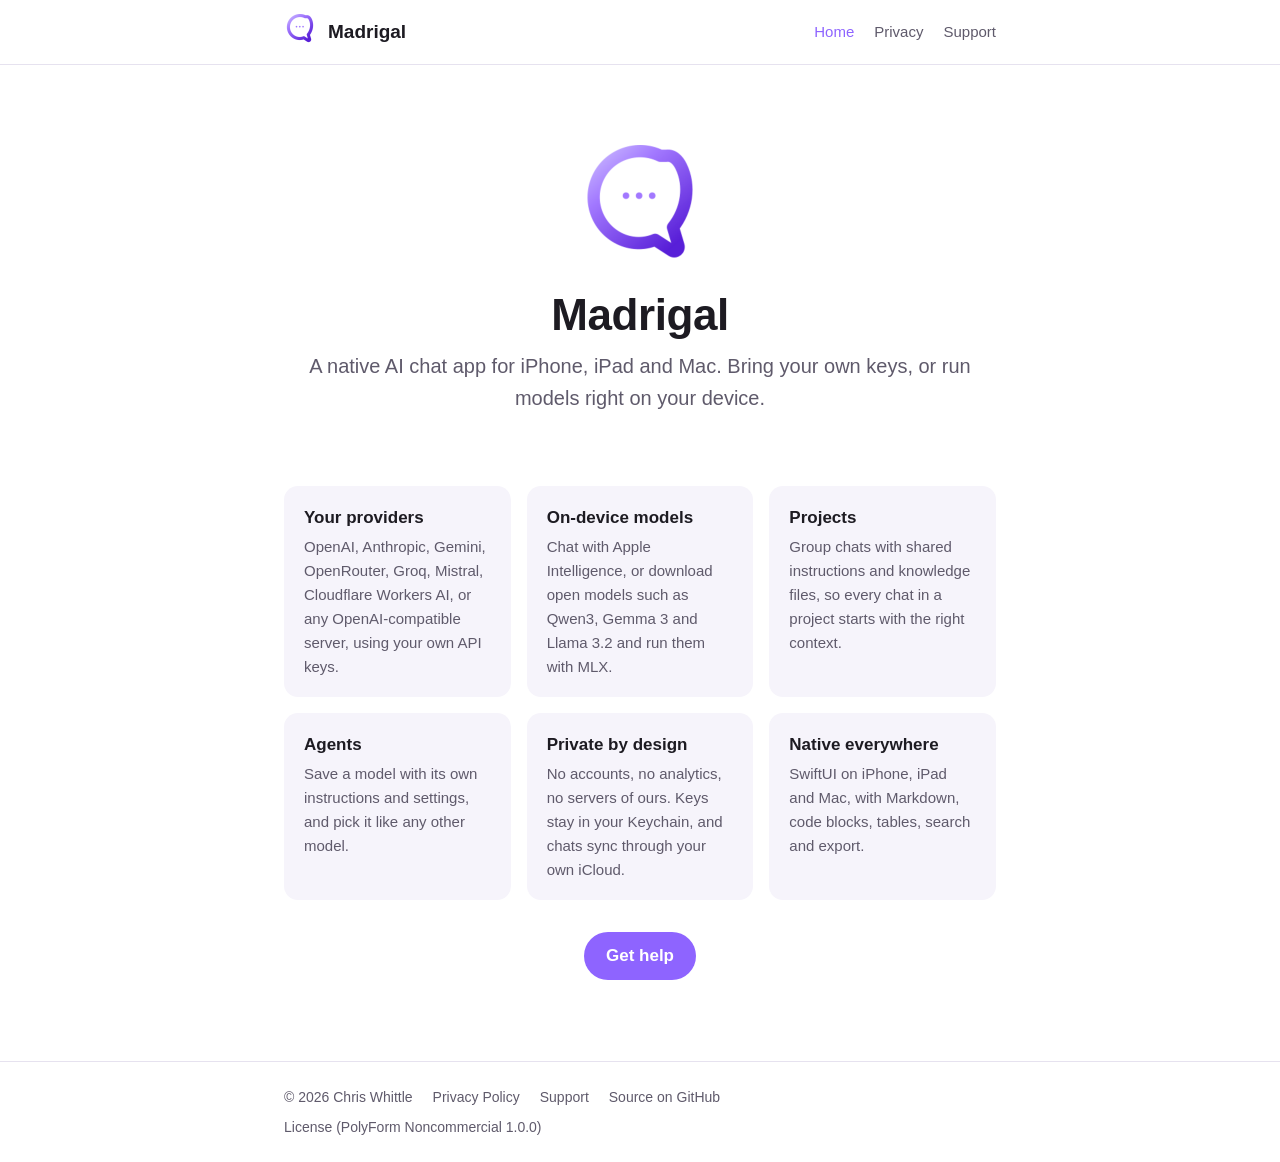
<file: index.html>
<!doctype html>
<html lang="en">
<head>
  <meta charset="utf-8">
  <meta name="viewport" content="width=device-width, initial-scale=1">
  <title>Madrigal – AI Chat for iPhone, iPad and Mac</title>
  <meta name="description" content="A native AI chat app for iPhone, iPad and Mac. Bring your own keys, or run models on your device.">
  <link rel="icon" type="image/png" href="assets/favicon.png">
  <link rel="stylesheet" href="assets/style.css">
</head>
<body>
  <header class="site">
    <div class="wrap">
      <a href="index.html"><img src="assets/mark.png" alt=""></a>
      <a class="name" href="index.html">Madrigal</a>
      <nav>
        <a href="index.html" aria-current="page">Home</a>
        <a href="privacy.html">Privacy</a>
        <a href="support.html">Support</a>
      </nav>
    </div>
  </header>
  <main>
    <div class="wrap">
      <section class="hero">
        <img src="assets/mark.png" alt="Madrigal app icon">
        <h1>Madrigal</h1>
        <p class="lede">A native AI chat app for iPhone, iPad and Mac. Bring your own keys, or run models right on your device.</p>
      </section>

      <div class="cards">
        <div class="card">
          <h3>Your providers</h3>
          <p>OpenAI, Anthropic, Gemini, OpenRouter, Groq, Mistral, Cloudflare Workers AI, or any OpenAI-compatible server, using your own API keys.</p>
        </div>
        <div class="card">
          <h3>On-device models</h3>
          <p>Chat with Apple Intelligence, or download open models such as Qwen3, Gemma 3 and Llama 3.2 and run them with MLX.</p>
        </div>
        <div class="card">
          <h3>Projects</h3>
          <p>Group chats with shared instructions and knowledge files, so every chat in a project starts with the right context.</p>
        </div>
        <div class="card">
          <h3>Agents</h3>
          <p>Save a model with its own instructions and settings, and pick it like any other model.</p>
        </div>
        <div class="card">
          <h3>Private by design</h3>
          <p>No accounts, no analytics, no servers of ours. Keys stay in your Keychain, and chats sync through your own iCloud.</p>
        </div>
        <div class="card">
          <h3>Native everywhere</h3>
          <p>SwiftUI on iPhone, iPad and Mac, with Markdown, code blocks, tables, search and export.</p>
        </div>
      </div>

      <p style="text-align:center"><a class="button" href="support.html">Get help</a></p>
    </div>
  </main>
  <footer class="site">
    <div class="wrap">
      <span>&copy; 2026 Chris Whittle</span>
      <a href="privacy.html">Privacy Policy</a>
      <a href="support.html">Support</a>
      <a href="https://github.com/cwhittl/madrigal">Source on GitHub</a>
      <a href="https://github.com/cwhittl/madrigal/blob/main/LICENSE">License (PolyForm Noncommercial 1.0.0)</a>
    </div>
  </footer>
</body>
</html>
</file>
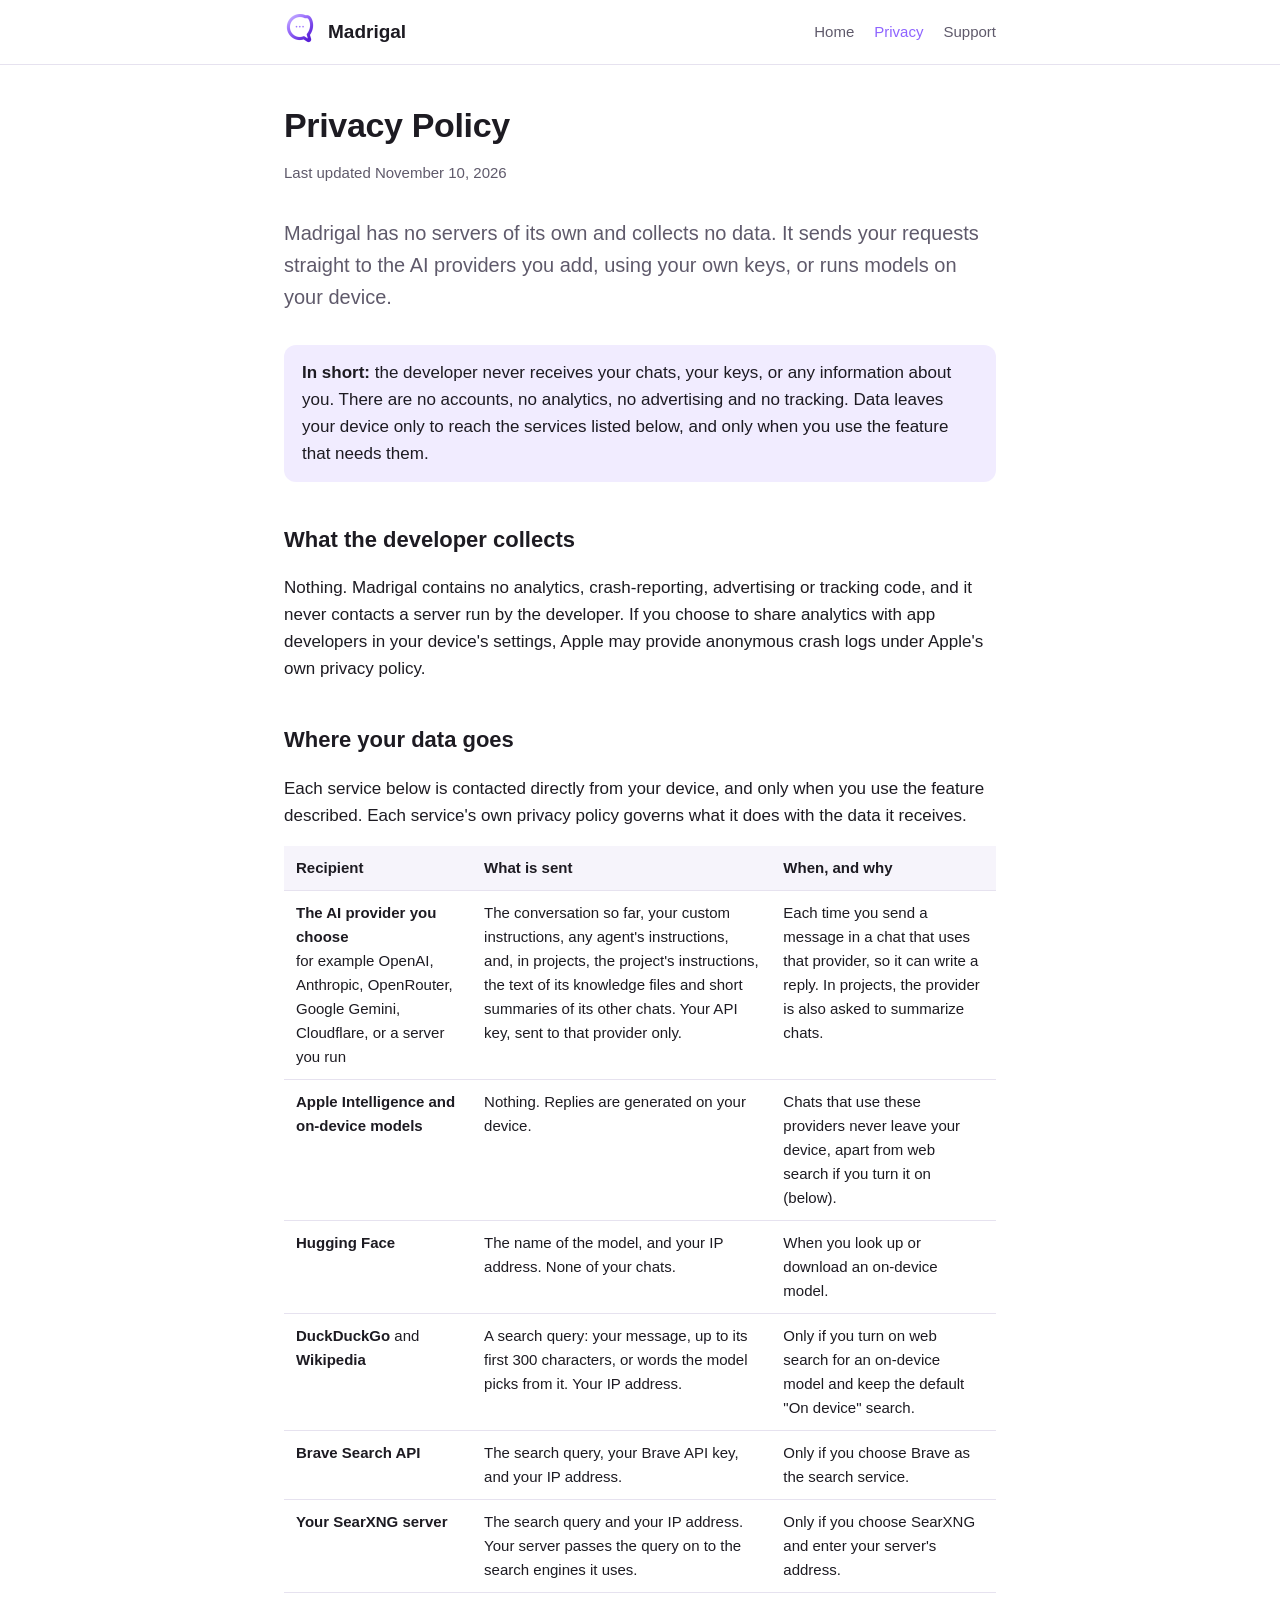
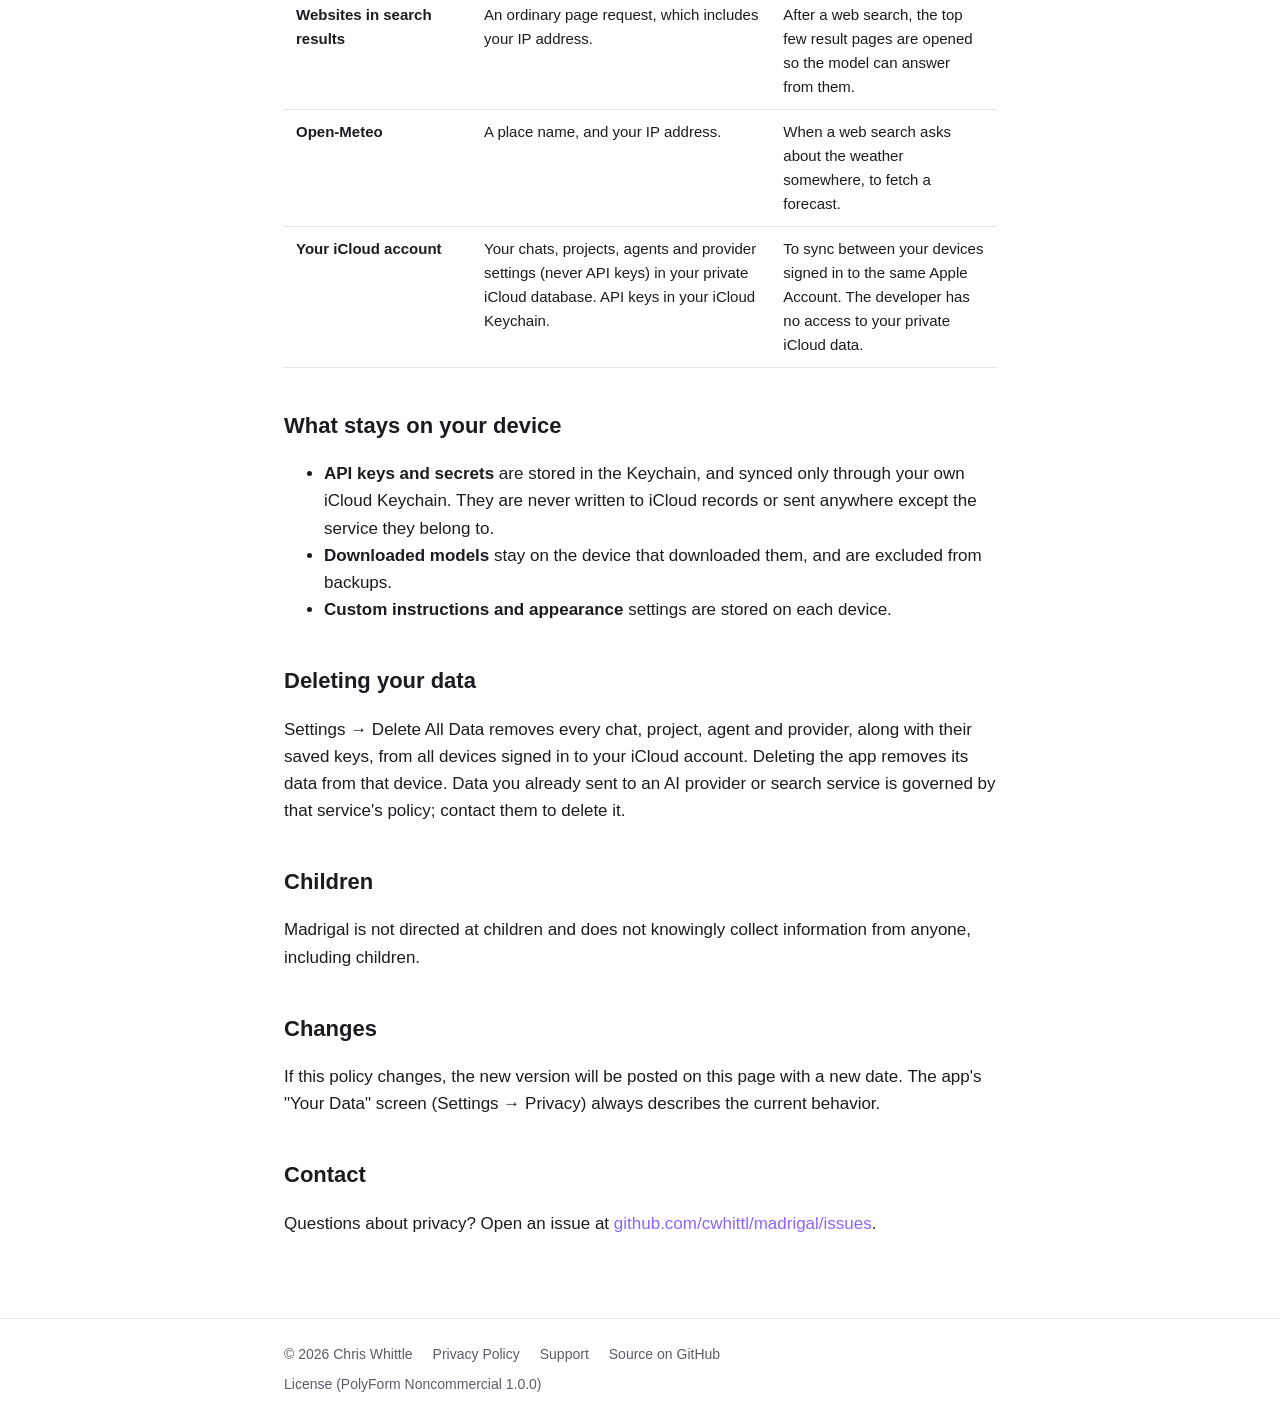
<file: privacy.html>
<!doctype html>
<html lang="en">
<head>
  <meta charset="utf-8">
  <meta name="viewport" content="width=device-width, initial-scale=1">
  <title>Privacy Policy – Madrigal</title>
  <meta name="description" content="Madrigal collects no data. Here is exactly what is sent, to whom, and why.">
  <link rel="icon" type="image/png" href="assets/favicon.png">
  <link rel="stylesheet" href="assets/style.css">
</head>
<body>
  <header class="site">
    <div class="wrap">
      <a href="index.html"><img src="assets/mark.png" alt=""></a>
      <a class="name" href="index.html">Madrigal</a>
      <nav>
        <a href="index.html">Home</a>
        <a href="privacy.html" aria-current="page">Privacy</a>
        <a href="support.html">Support</a>
      </nav>
    </div>
  </header>
  <main>
    <div class="wrap">
      <h1>Privacy Policy</h1>
      <p class="updated">Last updated November 10, 2026</p>

      <p class="lede">Madrigal has no servers of its own and collects no data. It sends your requests straight to the AI providers you add, using your own keys, or runs models on your device.</p>

      <div class="callout">
        <strong>In short:</strong> the developer never receives your chats, your keys, or any information about you. There are no accounts, no analytics, no advertising and no tracking. Data leaves your device only to reach the services listed below, and only when you use the feature that needs them.
      </div>

      <h2>What the developer collects</h2>
      <p>Nothing. Madrigal contains no analytics, crash-reporting, advertising or tracking code, and it never contacts a server run by the developer. If you choose to share analytics with app developers in your device's settings, Apple may provide anonymous crash logs under Apple's own privacy policy.</p>

      <h2>Where your data goes</h2>
      <p>Each service below is contacted directly from your device, and only when you use the feature described. Each service's own privacy policy governs what it does with the data it receives.</p>

      <table>
        <thead>
          <tr><th>Recipient</th><th>What is sent</th><th>When, and why</th></tr>
        </thead>
        <tbody>
          <tr>
            <td><strong>The AI provider you choose</strong><br>for example OpenAI, Anthropic, OpenRouter, Google Gemini, Cloudflare, or a server you run</td>
            <td>The conversation so far, your custom instructions, any agent's instructions, and, in projects, the project's instructions, the text of its knowledge files and short summaries of its other chats. Your API key, sent to that provider only.</td>
            <td>Each time you send a message in a chat that uses that provider, so it can write a reply. In projects, the provider is also asked to summarize chats.</td>
          </tr>
          <tr>
            <td><strong>Apple Intelligence and on-device models</strong></td>
            <td>Nothing. Replies are generated on your device.</td>
            <td>Chats that use these providers never leave your device, apart from web search if you turn it on (below).</td>
          </tr>
          <tr>
            <td><strong>Hugging Face</strong></td>
            <td>The name of the model, and your IP address. None of your chats.</td>
            <td>When you look up or download an on-device model.</td>
          </tr>
          <tr>
            <td><strong>DuckDuckGo</strong> and <strong>Wikipedia</strong></td>
            <td>A search query: your message, up to its first 300 characters, or words the model picks from it. Your IP address.</td>
            <td>Only if you turn on web search for an on-device model and keep the default "On device" search.</td>
          </tr>
          <tr>
            <td><strong>Brave Search API</strong></td>
            <td>The search query, your Brave API key, and your IP address.</td>
            <td>Only if you choose Brave as the search service.</td>
          </tr>
          <tr>
            <td><strong>Your SearXNG server</strong></td>
            <td>The search query and your IP address. Your server passes the query on to the search engines it uses.</td>
            <td>Only if you choose SearXNG and enter your server's address.</td>
          </tr>
          <tr>
            <td><strong>Websites in search results</strong></td>
            <td>An ordinary page request, which includes your IP address.</td>
            <td>After a web search, the top few result pages are opened so the model can answer from them.</td>
          </tr>
          <tr>
            <td><strong>Open-Meteo</strong></td>
            <td>A place name, and your IP address.</td>
            <td>When a web search asks about the weather somewhere, to fetch a forecast.</td>
          </tr>
          <tr>
            <td><strong>Your iCloud account</strong></td>
            <td>Your chats, projects, agents and provider settings (never API keys) in your private iCloud database. API keys in your iCloud Keychain.</td>
            <td>To sync between your devices signed in to the same Apple Account. The developer has no access to your private iCloud data.</td>
          </tr>
        </tbody>
      </table>

      <h2>What stays on your device</h2>
      <ul>
        <li><strong>API keys and secrets</strong> are stored in the Keychain, and synced only through your own iCloud Keychain. They are never written to iCloud records or sent anywhere except the service they belong to.</li>
        <li><strong>Downloaded models</strong> stay on the device that downloaded them, and are excluded from backups.</li>
        <li><strong>Custom instructions and appearance</strong> settings are stored on each device.</li>
      </ul>

      <h2>Deleting your data</h2>
      <p>Settings &rarr; Delete All Data removes every chat, project, agent and provider, along with their saved keys, from all devices signed in to your iCloud account. Deleting the app removes its data from that device. Data you already sent to an AI provider or search service is governed by that service's policy; contact them to delete it.</p>

      <h2>Children</h2>
      <p>Madrigal is not directed at children and does not knowingly collect information from anyone, including children.</p>

      <h2>Changes</h2>
      <p>If this policy changes, the new version will be posted on this page with a new date. The app's "Your Data" screen (Settings &rarr; Privacy) always describes the current behavior.</p>

      <h2>Contact</h2>
      <p>Questions about privacy? Open an issue at <a href="https://github.com/cwhittl/madrigal/issues">github.com/cwhittl/madrigal/issues</a>.</p>
    </div>
  </main>
  <footer class="site">
    <div class="wrap">
      <span>&copy; 2026 Chris Whittle</span>
      <a href="privacy.html">Privacy Policy</a>
      <a href="support.html">Support</a>
      <a href="https://github.com/cwhittl/madrigal">Source on GitHub</a>
      <a href="https://github.com/cwhittl/madrigal/blob/main/LICENSE">License (PolyForm Noncommercial 1.0.0)</a>
    </div>
  </footer>
</body>
</html>
</file>
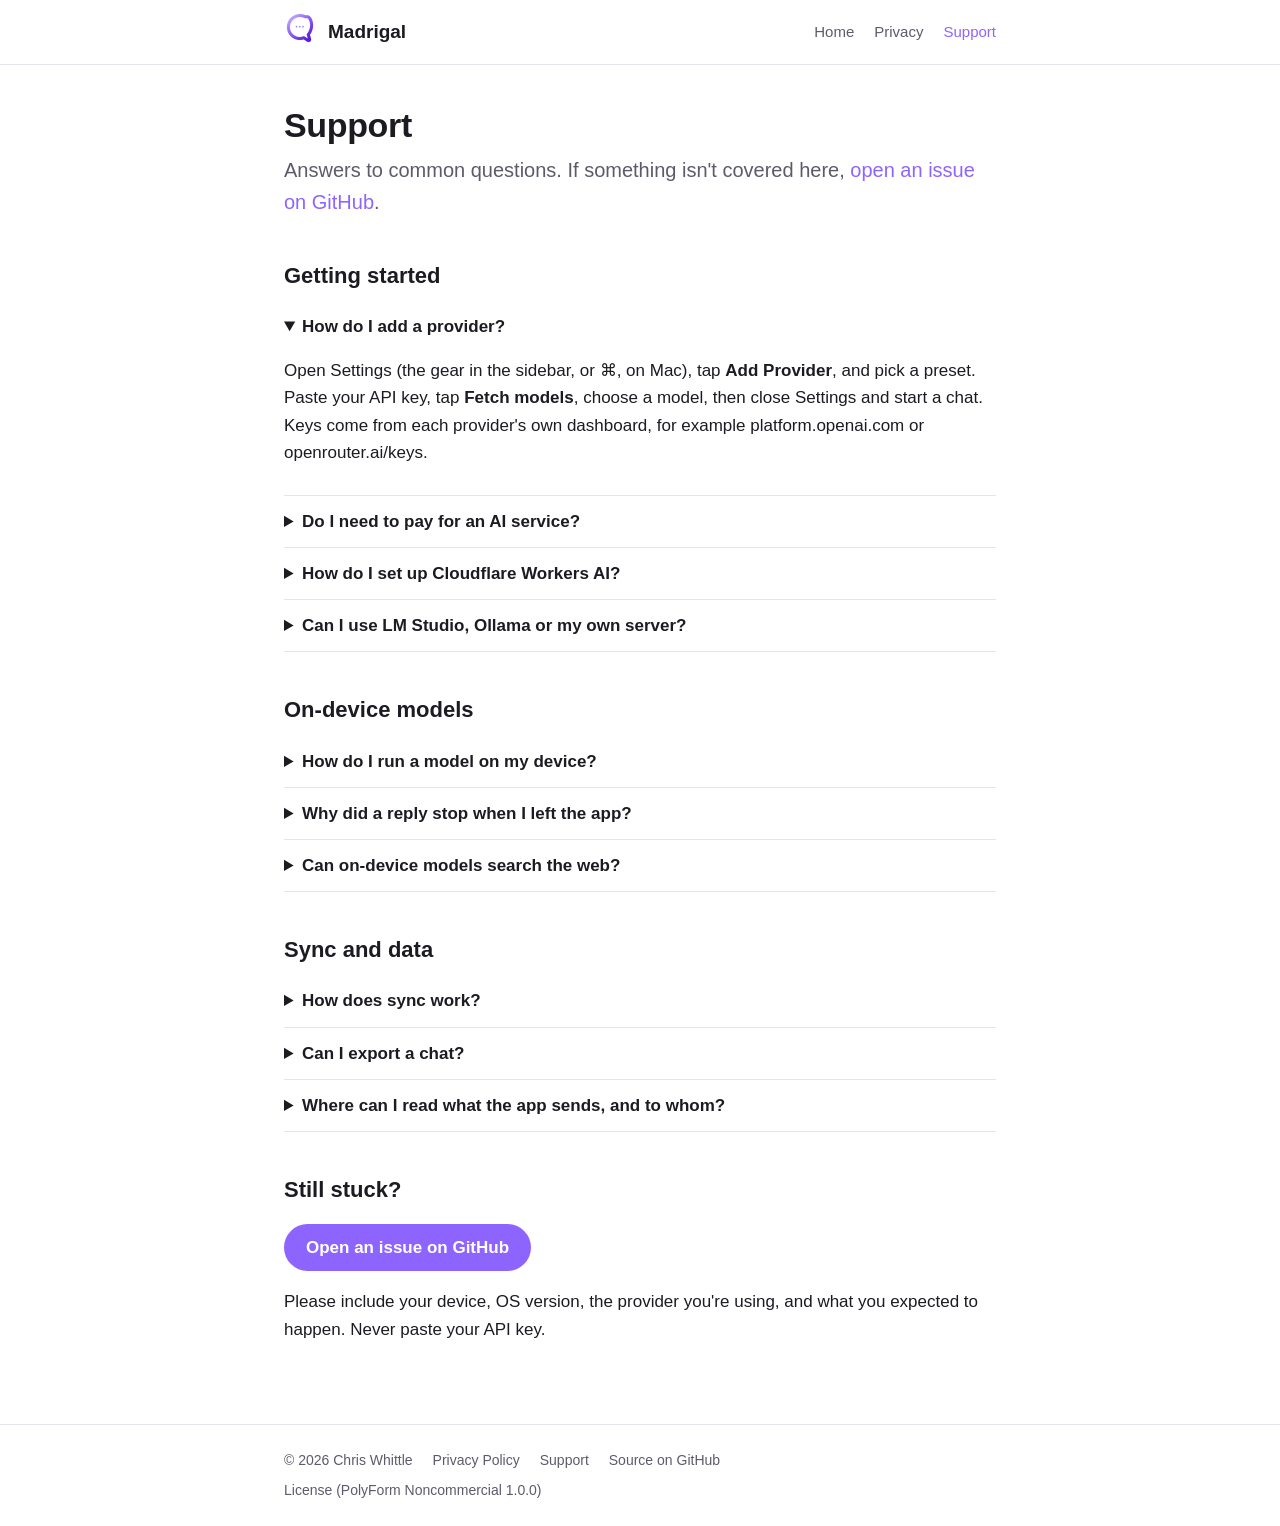
<file: support.html>
<!doctype html>
<html lang="en">
<head>
  <meta charset="utf-8">
  <meta name="viewport" content="width=device-width, initial-scale=1">
  <title>Support – Madrigal</title>
  <meta name="description" content="Help with providers, on-device models, web search and sync in Madrigal.">
  <link rel="icon" type="image/png" href="assets/favicon.png">
  <link rel="stylesheet" href="assets/style.css">
</head>
<body>
  <header class="site">
    <div class="wrap">
      <a href="index.html"><img src="assets/mark.png" alt=""></a>
      <a class="name" href="index.html">Madrigal</a>
      <nav>
        <a href="index.html">Home</a>
        <a href="privacy.html">Privacy</a>
        <a href="support.html" aria-current="page">Support</a>
      </nav>
    </div>
  </header>
  <main>
    <div class="wrap">
      <h1>Support</h1>
      <p class="lede">Answers to common questions. If something isn't covered here, <a href="https://github.com/cwhittl/madrigal/issues">open an issue on GitHub</a>.</p>

      <h2>Getting started</h2>

      <details open>
        <summary>How do I add a provider?</summary>
        <p>Open Settings (the gear in the sidebar, or &#8984;, on Mac), tap <strong>Add Provider</strong>, and pick a preset. Paste your API key, tap <strong>Fetch models</strong>, choose a model, then close Settings and start a chat. Keys come from each provider's own dashboard, for example platform.openai.com or openrouter.ai/keys.</p>
      </details>

      <details>
        <summary>Do I need to pay for an AI service?</summary>
        <p>Not necessarily. Apple Intelligence (on supported devices with iOS 26 or macOS 26 and later) and downloaded on-device models are free and need no key. Hosted providers bill you directly, through your own account, for what you use.</p>
      </details>

      <details>
        <summary>How do I set up Cloudflare Workers AI?</summary>
        <p>Pick the Cloudflare Workers AI preset. It asks for:</p>
        <ul>
          <li><strong>Account ID</strong>: 32 hexadecimal characters, shown in the Cloudflare dashboard sidebar or in the URL of your account overview page.</li>
          <li><strong>API token</strong>: create one under My Profile &rarr; API Tokens with the <strong>Workers AI: Read</strong> permission. This is not your Global API Key.</li>
        </ul>
        <p>Fetch models lists Cloudflare's text-generation models. You can also type a model ID such as <code>@cf/meta/llama-3.1-8b-instruct</code>.</p>
      </details>

      <details>
        <summary>Can I use LM Studio, Ollama or my own server?</summary>
        <p>Yes. Use the LM Studio or Ollama preset, or Custom for any OpenAI-compatible endpoint. On iPhone and iPad, <code>localhost</code> means the device itself, so enter your computer's local IP address (for example <code>http://192.168.1.20:1234/v1</code>) and allow connections from the local network in the server's settings.</p>
      </details>

      <h2>On-device models</h2>

      <details>
        <summary>How do I run a model on my device?</summary>
        <p>Add the <strong>On-device models (MLX)</strong> provider and download a model from the list. Each model is rated against your device's memory as Recommended, May be slow or unstable, or needing more memory than the device has. Models run on Apple silicon iPhones, iPads and Macs, and work offline once downloaded.</p>
      </details>

      <details>
        <summary>Why did a reply stop when I left the app?</summary>
        <p>On iOS 26 and later, replies keep going in the background, with progress shown by the system. On-device replies move to the slower CPU while the app is in the background, except on iPads that allow background GPU work. On earlier versions of iOS, replies stop shortly after you leave the app; use Regenerate to try again.</p>
      </details>

      <details>
        <summary>Can on-device models search the web?</summary>
        <p>Yes. Turn on <strong>Web search</strong> in the provider's settings. By default, queries go from your device to DuckDuckGo and Wikipedia. You can also use the Brave Search API with your own key, or a SearXNG server you run. A reply lists its sources below the text.</p>
      </details>

      <h2>Sync and data</h2>

      <details>
        <summary>How does sync work?</summary>
        <p>Chats, projects, agents and providers sync through your private iCloud database to every device signed in to the same Apple Account. API keys sync through iCloud Keychain. Make sure iCloud and iCloud Keychain are turned on in your device's settings. Downloaded models don't sync; download them on each device.</p>
      </details>

      <details>
        <summary>Can I export a chat?</summary>
        <p>Yes. Use the export button in a chat's toolbar to copy it as Markdown, share it, or save a Markdown file.</p>
      </details>

      <details>
        <summary>Where can I read what the app sends, and to whom?</summary>
        <p>In the app under Settings &rarr; Privacy &rarr; What gets sent, and where, or in the <a href="privacy.html">privacy policy</a>.</p>
      </details>

      <h2>Still stuck?</h2>
      <p><a class="button" href="https://github.com/cwhittl/madrigal/issues">Open an issue on GitHub</a></p>
      <p>Please include your device, OS version, the provider you're using, and what you expected to happen. Never paste your API key.</p>
    </div>
  </main>
  <footer class="site">
    <div class="wrap">
      <span>&copy; 2026 Chris Whittle</span>
      <a href="privacy.html">Privacy Policy</a>
      <a href="support.html">Support</a>
      <a href="https://github.com/cwhittl/madrigal">Source on GitHub</a>
      <a href="https://github.com/cwhittl/madrigal/blob/main/LICENSE">License (PolyForm Noncommercial 1.0.0)</a>
    </div>
  </footer>
</body>
</html>
</file>
<file: assets/style.css>
:root {
  --accent: #8e64ff;
  --accent-soft: rgba(142, 100, 255, 0.12);
  --text: #1d1b22;
  --muted: #5f5a6b;
  --bg: #ffffff;
  --surface: #f6f4fb;
  --rule: #e6e2ef;
  color-scheme: light dark;
}
@media (prefers-color-scheme: dark) {
  :root {
    --accent: #a177ff;
    --accent-soft: rgba(161, 119, 255, 0.16);
    --text: #f1eff5;
    --muted: #a9a3b6;
    --bg: #141218;
    --surface: #1e1b24;
    --rule: #2e2a36;
  }
}
* { box-sizing: border-box; }
body {
  margin: 0;
  font: 17px/1.6 -apple-system, BlinkMacSystemFont, "SF Pro Text", "Helvetica Neue", Arial, sans-serif;
  color: var(--text);
  background: var(--bg);
  -webkit-font-smoothing: antialiased;
}
a { color: var(--accent); text-decoration: none; }
a:hover { text-decoration: underline; }
.wrap { max-width: 760px; margin: 0 auto; padding: 0 24px; }
header.site { border-bottom: 1px solid var(--rule); }
header.site .wrap { display: flex; align-items: center; gap: 12px; height: 64px; }
header.site img { width: 32px; height: 32px; }
header.site .name { font-weight: 600; font-size: 19px; color: var(--text); }
header.site nav { margin-left: auto; display: flex; gap: 20px; font-size: 15px; }
header.site nav a { color: var(--muted); }
header.site nav a[aria-current] { color: var(--accent); }
main { padding: 40px 0 64px; }
h1 { font-size: 34px; line-height: 1.2; margin: 0 0 8px; letter-spacing: -0.01em; }
h2 { font-size: 22px; margin: 40px 0 8px; }
h3 { font-size: 18px; margin: 28px 0 4px; }
p, li { color: var(--text); }
.lede { font-size: 20px; color: var(--muted); margin: 0 0 32px; }
.updated { color: var(--muted); font-size: 15px; margin-bottom: 32px; }
.hero { text-align: center; padding: 32px 0 8px; }
.hero img { width: 128px; height: 128px; }
.hero h1 { font-size: 44px; margin-top: 16px; }
.cards { display: grid; grid-template-columns: repeat(auto-fit, minmax(210px, 1fr)); gap: 16px; margin: 32px 0; }
.card { background: var(--surface); border-radius: 14px; padding: 18px 20px; }
.card h3 { margin: 0 0 4px; font-size: 17px; }
.card p { margin: 0; color: var(--muted); font-size: 15px; }
.button { display: inline-block; background: var(--accent); color: #fff; padding: 10px 22px; border-radius: 999px; font-weight: 600; }
.button:hover { text-decoration: none; opacity: 0.9; }
table { width: 100%; border-collapse: collapse; margin: 16px 0; font-size: 15px; }
th, td { text-align: left; vertical-align: top; padding: 10px 12px; border-bottom: 1px solid var(--rule); }
th { background: var(--surface); font-weight: 600; }
.callout { background: var(--accent-soft); border-radius: 12px; padding: 14px 18px; margin: 24px 0; }
code { font: 14px ui-monospace, "SF Mono", Menlo, monospace; background: var(--surface); padding: 1px 5px; border-radius: 5px; }
details { border-bottom: 1px solid var(--rule); padding: 12px 0; }
summary { cursor: pointer; font-weight: 600; }
details > :not(summary) { margin-left: 0; }
footer.site { border-top: 1px solid var(--rule); color: var(--muted); font-size: 14px; }
footer.site .wrap { padding: 24px; display: flex; flex-wrap: wrap; gap: 8px 20px; }
footer.site a { color: var(--muted); }
</file>
